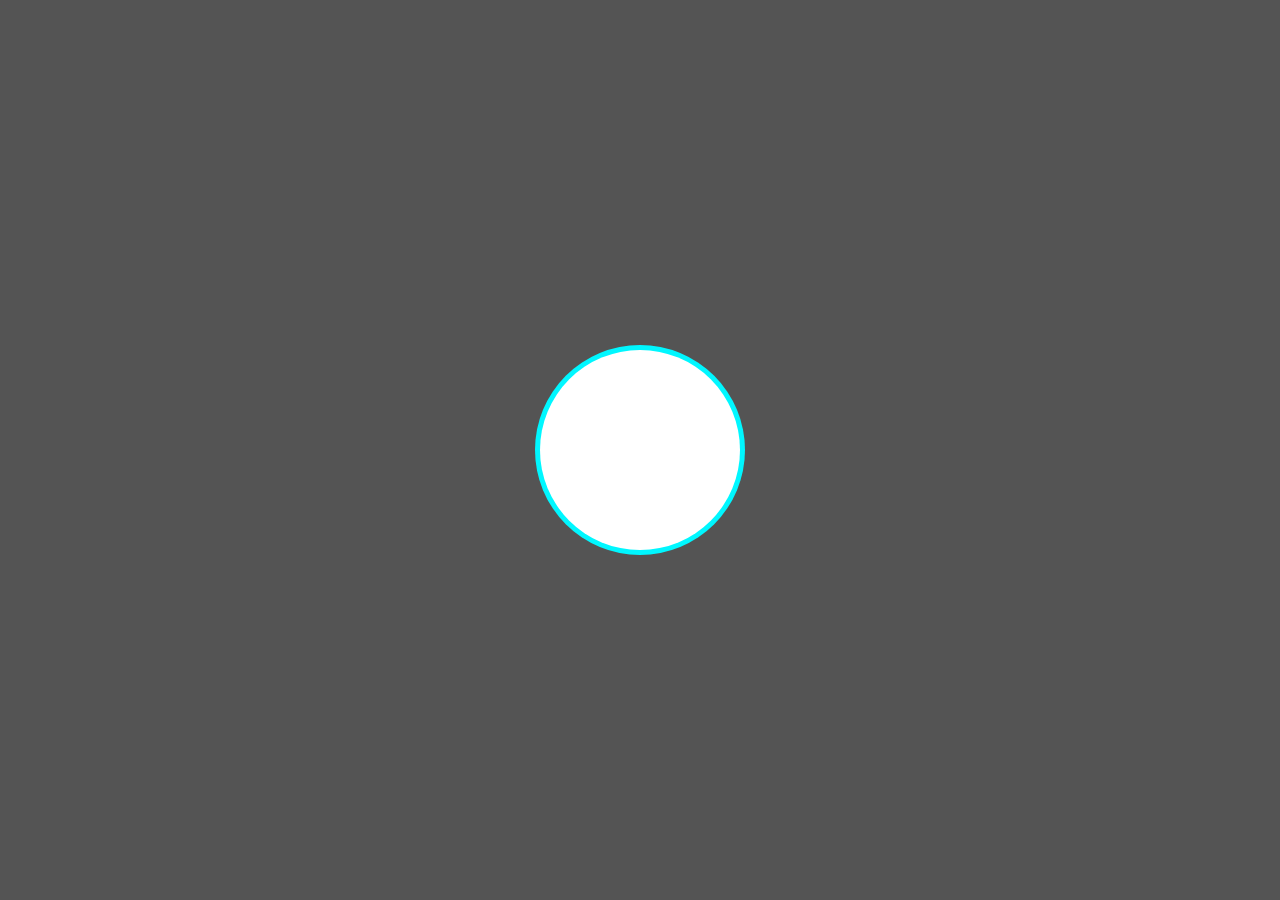
<file: index.html>
<!DOCTYPE html>
<html>
<head>
    <meta charset="UTF-8">
    <meta http-equiv="X-UA-Compatible" content="IE=edge">
    <meta name="viewport" content="width=device-width, initial-scale=1.0">
    <title>rafa the best</title>
    <link rel="shortcut icon" href="https://cdn.discordapp.com/attachments/899710526773420094/907041415211679814/imagem_2021-10-28_124527-removebg-preview.png" type="image/gif">
    <link rel="stylesheet" type="text/css" href="style.css">
</head>
<body>
    <div class="background">
        <div class="u1">
            <div class="center">
            <div class="card">
                <div class="circle"></div>
                <div class="content">
                    <div class="name">fafael</div>
                    <a style="cursor: pointer;" onclick="redirect()">about me</a>
                </div>
                <div class="avatar" style="background-image: url('https://cdn.discordapp.com/attachments/844182972215197709/913963005333602364/RqfhaS72_400x400.png');"></div>
            </div>
        </div>
        </div>
    </div>
</body>
<script>redirect = () => (window.location.href = "aboutme.html");</script>
</html>
</file>
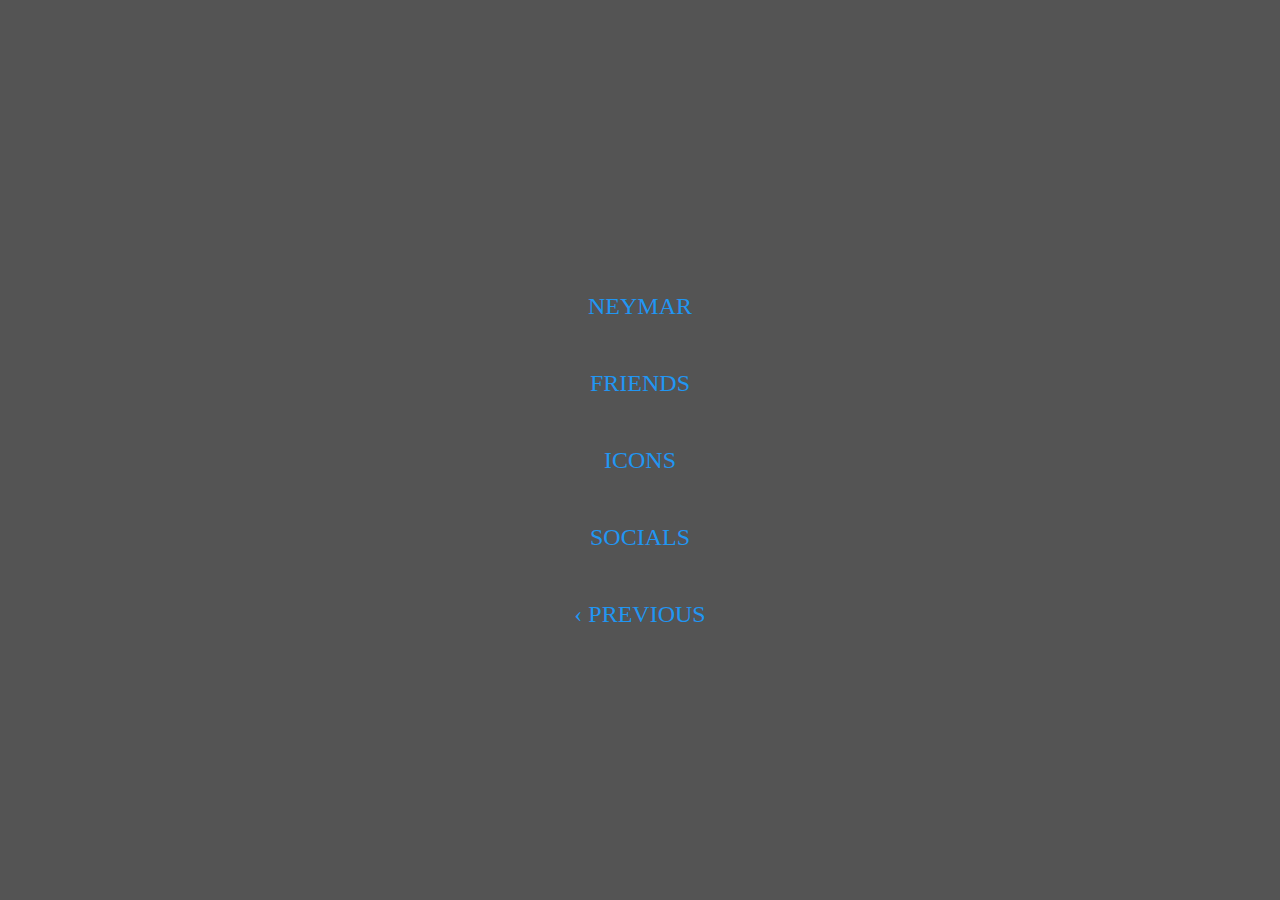
<file: aboutme.html>
<!DOCTYPE html>
<html>
<head>
    <meta charset="UTF-8">
    <meta http-equiv="X-UA-Compatible" content="IE=edge">
    <meta name="viewport" content="width=device-width, initial-scale=1.0">
    <title>about fafael</title>
    <link rel="shortcut icon" href="https://cdn.discordapp.com/attachments/899710526773420094/907041415211679814/imagem_2021-10-28_124527-removebg-preview.png" type="image/gif">
    <link rel="stylesheet" type="text/css" href="aboutme.css">
    <script type="text/javascript" src="aboutme.js"></script>
</head>
<body>
    <div class="background">
    <div class="u1">
    <div class="center">
        <div class="button" style="cursor: pointer" onclick="neymar()">neymar</div>
        <div class="button" style="cursor: pointer" onclick="friends()">friends</div>
        <div class="button" style="cursor: pointer" onclick="icons()">icons</div>
        <div class="button" style="cursor: pointer" onclick="socials()">socials</div>
        <div class="button" style="cursor: pointer" onclick="turnback()">&#8249; PREVIOUS</div>
    </div>
    </div>
    </div>
</body>
</html>
</file>
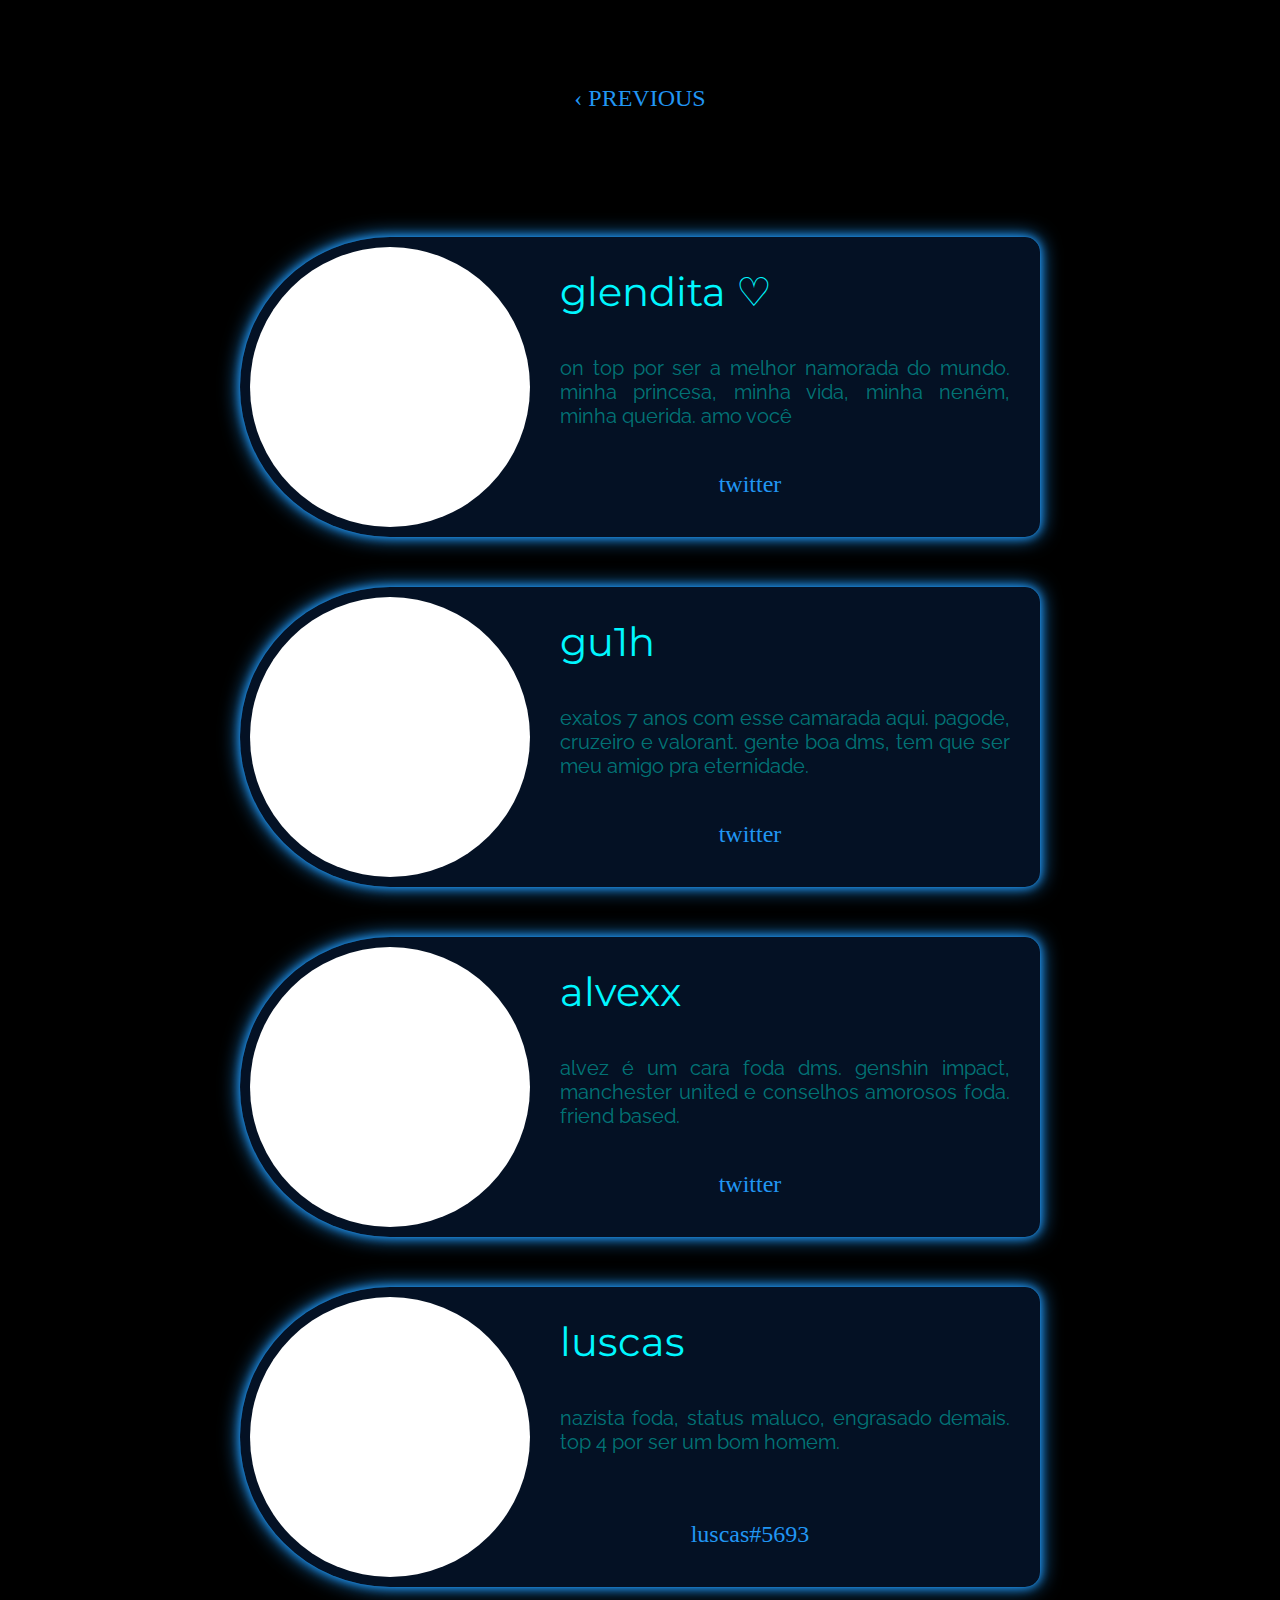
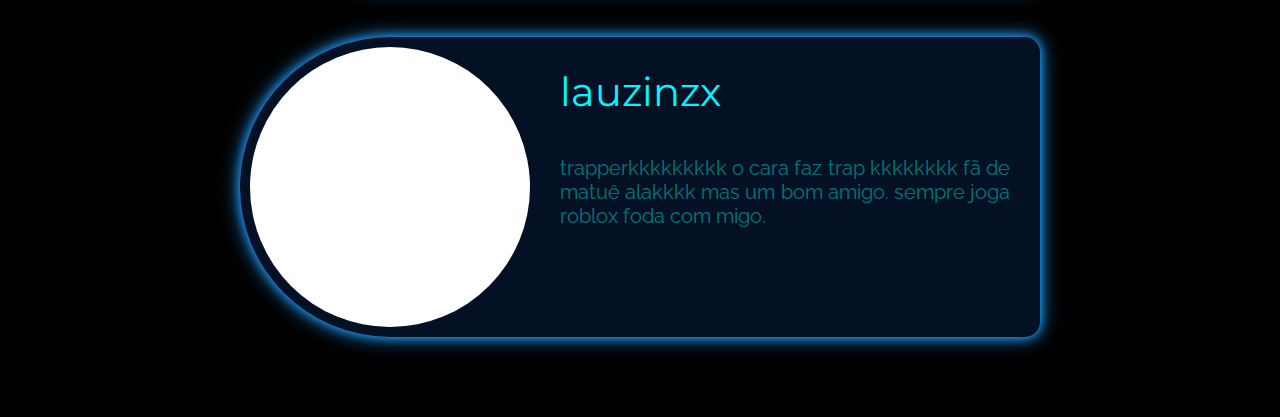
<file: friends.html>
<!DOCTYPE html>
<html>
<head>
    <meta charset="UTF-8">
    <meta http-equiv="X-UA-Compatible" content="IE=edge">
    <meta name="viewport" content="width=device-width, initial-scale=1.0">
    <title>fafael friends</title>
    <link rel="shortcut icon" href="https://cdn.discordapp.com/attachments/899710526773420094/907041415211679814/imagem_2021-10-28_124527-removebg-preview.png" type="image/gif">
    <link rel="stylesheet" type="text/css" href="friends.css">
    <script type="text/javascript" src="friends.js"></script>
</head>
<body>
    <div class="buttons">
        <div class="button" style="cursor: pointer" onclick="turnback()">&#8249; PREVIOUS</div>
    </div>
    <div class="conteiner">
        <div class="card">
            <div class="icon" style="background-image: url(https://cdn.discordapp.com/attachments/844182972215197709/913510045940064286/cf828c602e2621d8455d6e790863ef81.png);"></div>
            <div class="content">
                <div class="name">glendita ♡</div>
                <div class="text">on top por ser a melhor namorada do mundo. minha princesa, minha vida, minha neném, minha querida. amo você</div>
                <div class="redirect" style="cursor: pointer;" onclick="glendita()">twitter</div>
            </div>
        </div>
        <div class="card">
            <div class="icon" style="background-image: url(https://cdn.discordapp.com/attachments/844182972215197709/913509816721346620/862e99747d9079b100b43feeeed345c8.png);"></div>
            <div class="content">
                <div class="name">gu1h</div>
                <div class="text">exatos 7 anos com esse camarada aqui. pagode, cruzeiro e valorant. gente boa dms, tem que ser meu amigo pra eternidade.</div>
                <div class="redirect" style="cursor: pointer;" onclick="gu1h()">twitter</div>
            </div>
        </div>
        <div class="card">
            <div class="icon" style="background-image: url(https://cdn.discordapp.com/attachments/844182972215197709/913508721051721828/d006bad682d8e7e4112c6bcecfda3ca8.png);"></div>
            <div class="content">
                <div class="name">alvexx</div>
                <div class="text">alvez é um cara foda dms. genshin impact, manchester united e conselhos amorosos foda. friend based.</div>
                <div class="redirect" style="cursor: pointer;" onclick="alvexx()">twitter</div>
            </div>
        </div>
        <div class="card">
            <div class="icon" style="background-image: url(https://cdn.discordapp.com/attachments/844182972215197709/913509956844666910/c40ddffbb68ea0c8fe7b8b880d606df0.png);"></div>
            <div class="content">
                <div class="name">luscas</div>
                <div class="text">nazista foda, status maluco, engrasado demais. top 4 por ser um bom homem.</div>
                <div class="redirect">luscas#5693</div>
            </div>
        </div>
        <div class="card">
            <div class="icon" style="background-image: url(https://cdn.discordapp.com/attachments/844182972215197709/913509374595596330/1fd18ee41e27d88d97f4283dc26ac95b.png);"></div>
            <div class="content">
                <div class="name">lauzinzx</div>
                <div class="text">trapperkkkkkkkkk o cara faz trap kkkkkkkk fã de matuê alakkkk mas um bom amigo. sempre joga roblox foda com migo.</div>
            </div>
        </div>

    </div>
</body>
</html>
</file>
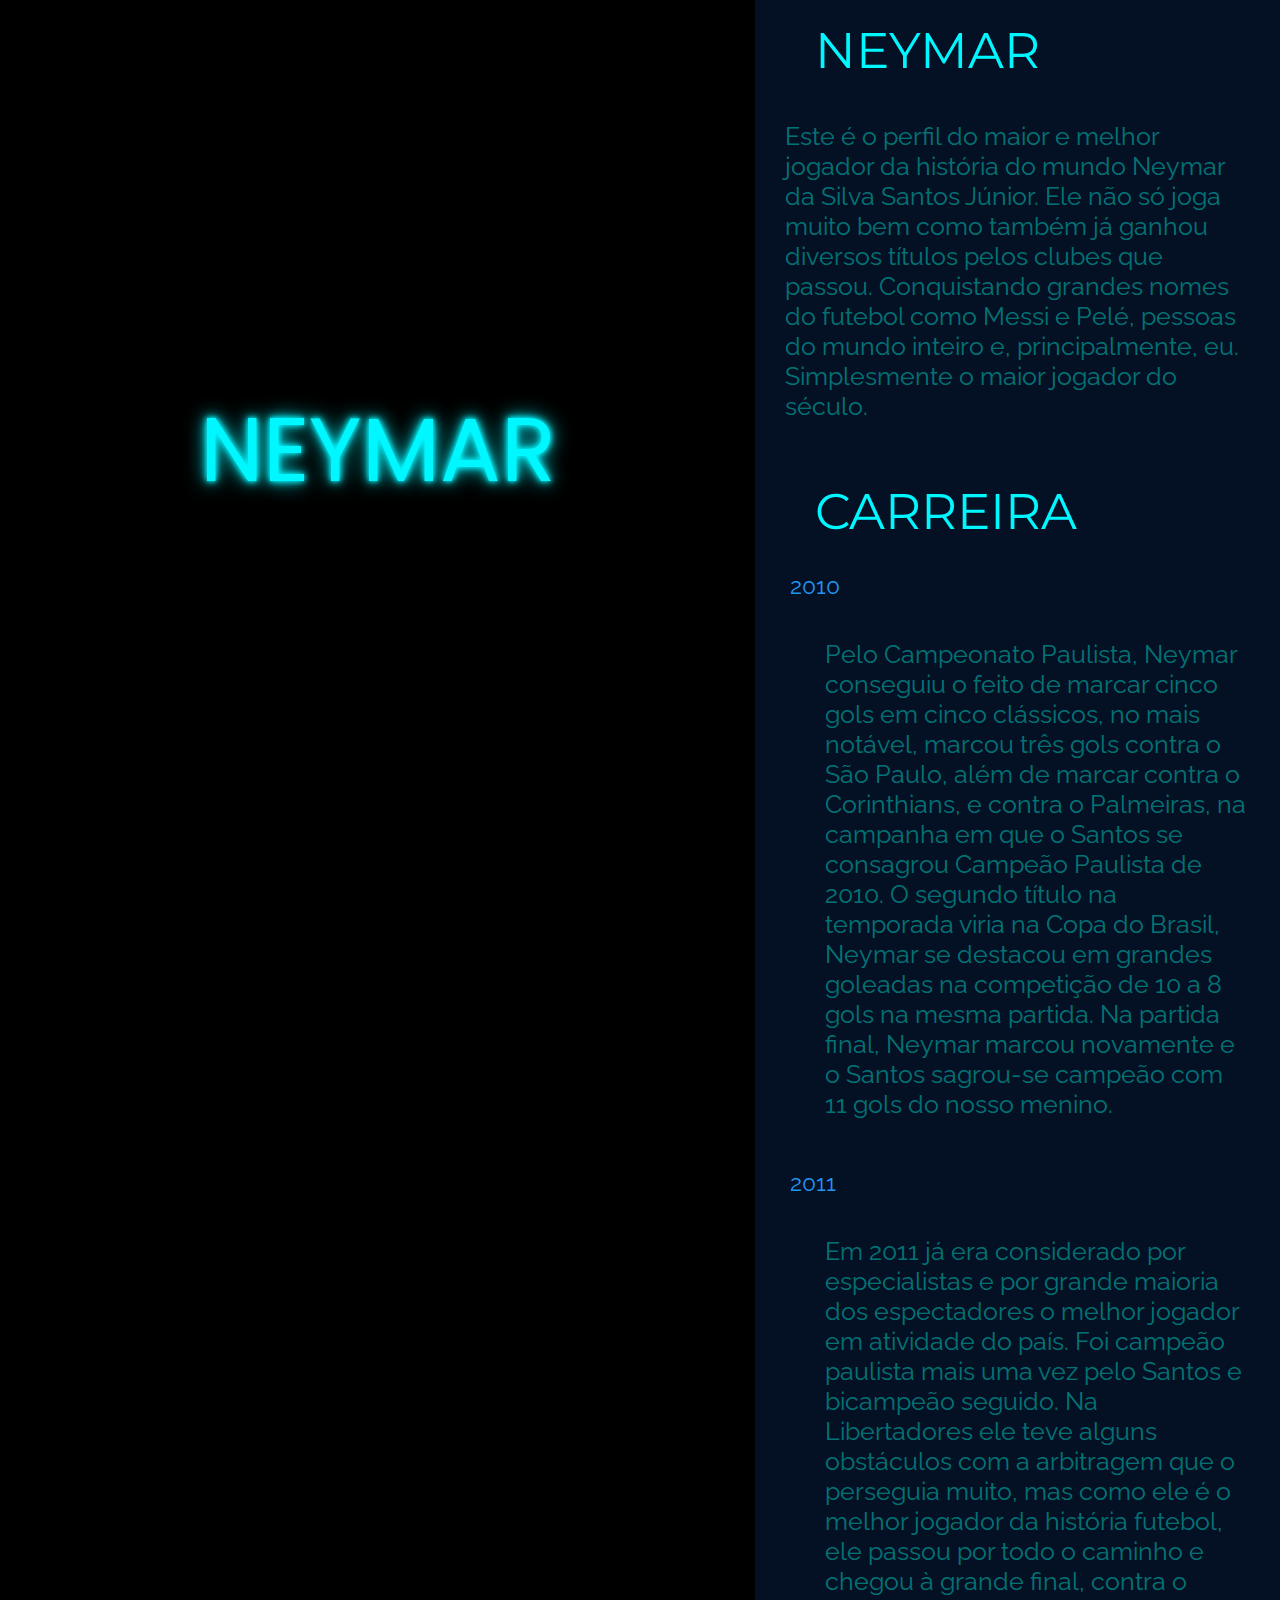
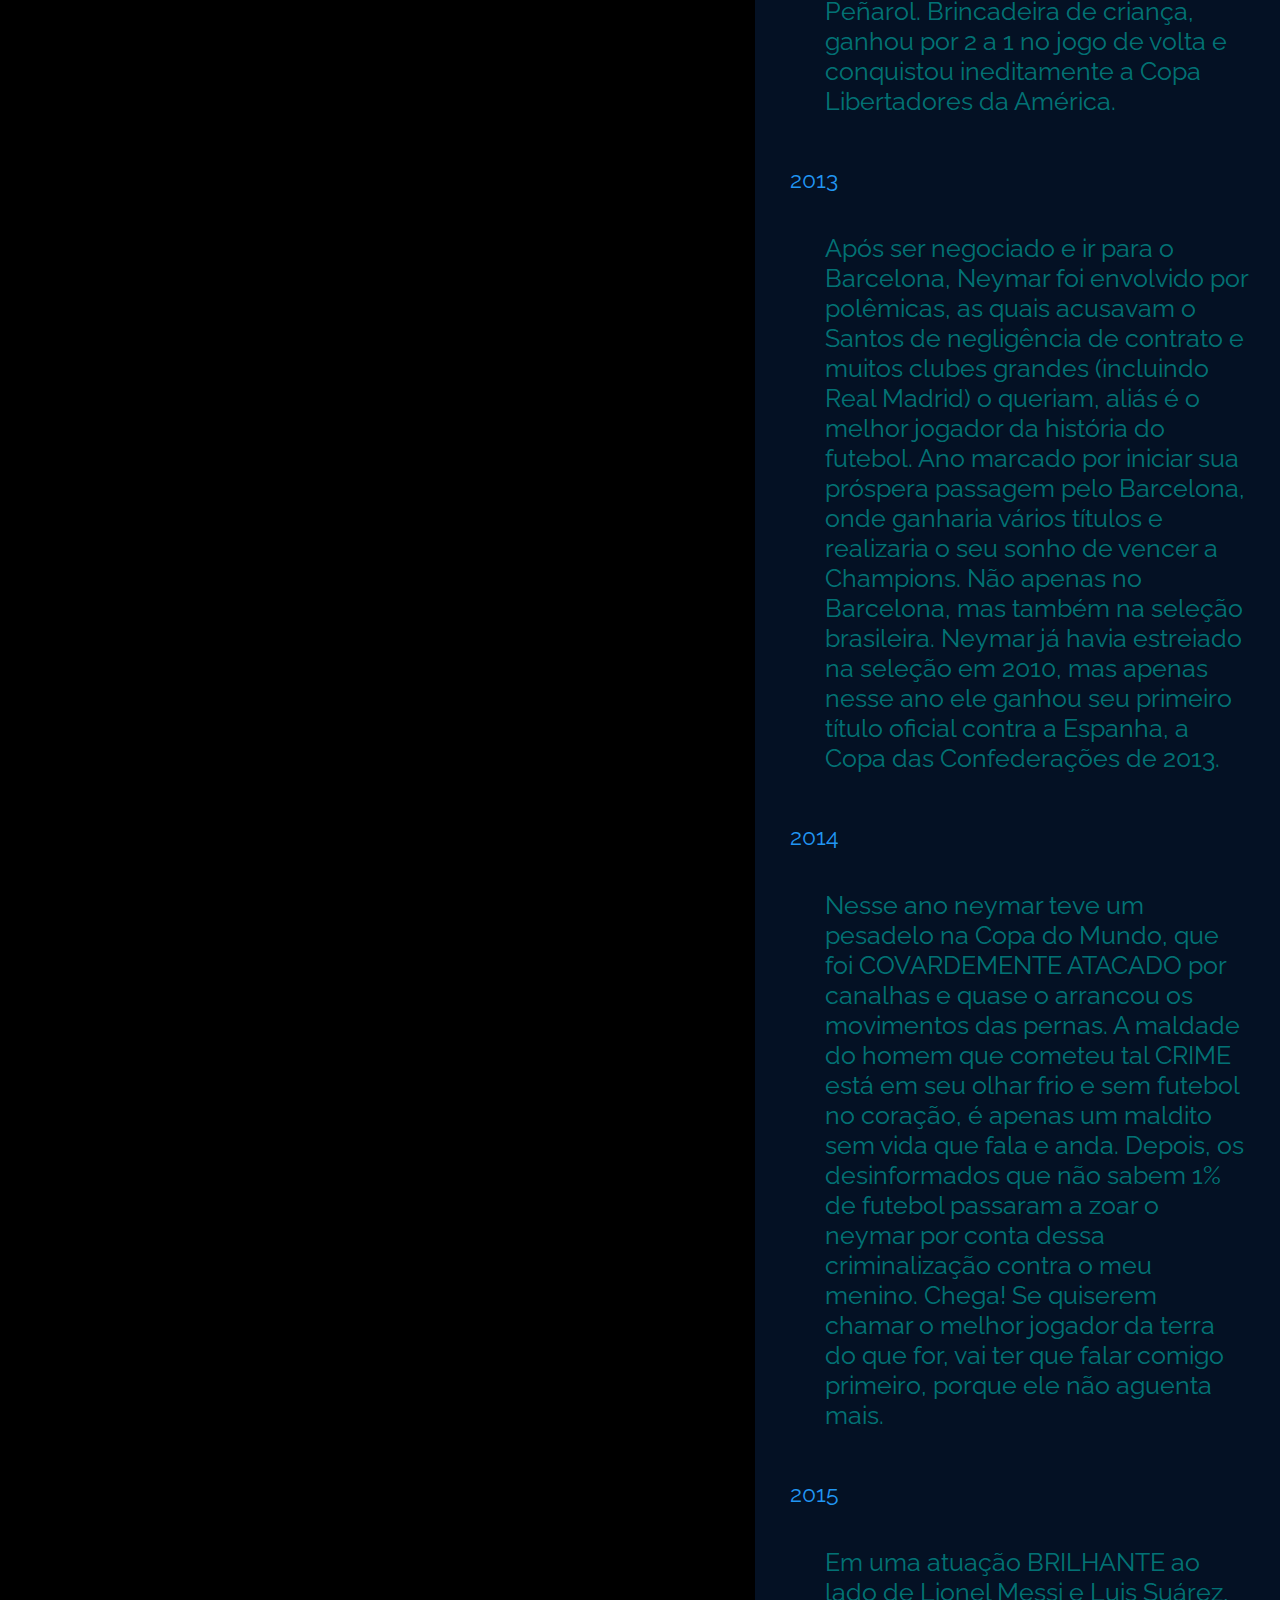
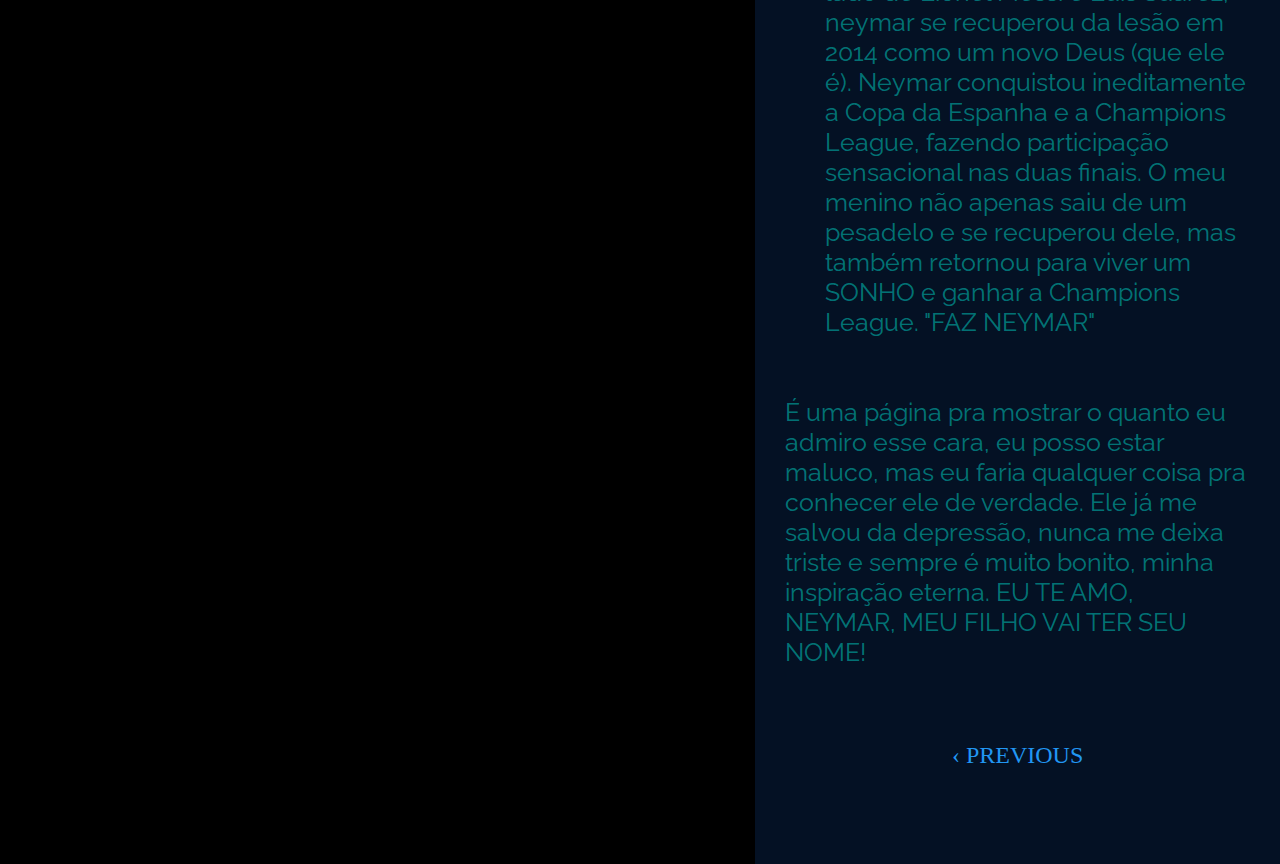
<file: neymar.html>
<!DOCTYPE html>
<html>
<head>
    <meta charset="UTF-8">
    <meta http-equiv="X-UA-Compatible" content="IE=edge">
    <meta name="viewport" content="width=device-width, initial-scale=1.0">
    <title>neymar</title>
    <link rel="shortcut icon" href="https://cdn.discordapp.com/attachments/899710526773420094/907041415211679814/imagem_2021-10-28_124527-removebg-preview.png" type="image/gif">
    <link rel="stylesheet" type="text/css" href="neymar.css">
</head>
<body>
    <div class="background"><div class="shadow">
        <div class="name">neymar</div>
    </div></div>
    <div class="container">
        <div class="title">neymar</div>
        <div class="content">Este é o perfil do maior e melhor jogador da história do mundo Neymar da Silva Santos Júnior. Ele não só joga muito bem como também já ganhou diversos títulos pelos clubes que passou. Conquistando grandes nomes do futebol como Messi e Pelé, pessoas do mundo inteiro e, principalmente, eu. Simplesmente o maior jogador do século.</div>
        <div class="title">carreira</div>
        <div class="year">2010</div>
        <div class="text">Pelo Campeonato Paulista, Neymar conseguiu o feito de marcar cinco gols em cinco clássicos, no mais notável, marcou três gols contra o São Paulo, além de marcar contra o Corinthians, e contra o Palmeiras, na campanha em que o Santos se consagrou Campeão Paulista de 2010. O segundo título na temporada viria na Copa do Brasil, Neymar se destacou em grandes goleadas na competição de 10 a 8 gols na mesma partida. Na partida final, Neymar marcou novamente e o Santos sagrou-se campeão com 11 gols do nosso menino.</div>
        <div class="year">2011</div>
        <div class="text">Em 2011 já era considerado por especialistas e por grande maioria dos espectadores o melhor jogador em atividade do país. Foi campeão paulista mais uma vez pelo Santos e bicampeão seguido. Na Libertadores ele teve alguns obstáculos com a arbitragem que o perseguia muito, mas como ele é o melhor jogador da história futebol, ele passou por todo o caminho e chegou à grande final, contra o Peñarol. Brincadeira de criança, ganhou por 2 a 1 no jogo de volta e conquistou ineditamente a Copa Libertadores da América.</div>
        <div class="year">2013</div>
        <div class="text">Após ser negociado e ir para o Barcelona, Neymar foi envolvido por polêmicas, as quais acusavam o Santos de negligência de contrato e muitos clubes grandes (incluindo Real Madrid) o queriam, aliás é o melhor jogador da história do futebol. Ano marcado por iniciar sua próspera passagem pelo Barcelona, onde ganharia vários títulos e realizaria o seu sonho de vencer a Champions. Não apenas no Barcelona, mas também na seleção brasileira. Neymar já havia estreiado na seleção em 2010, mas apenas nesse ano ele ganhou seu primeiro título oficial contra a Espanha, a Copa das Confederações de 2013.</div>
        <div class="year">2014</div>
        <div class="text">Nesse ano neymar teve um pesadelo na Copa do Mundo, que foi COVARDEMENTE ATACADO por canalhas e quase o arrancou os movimentos das pernas. A maldade do homem que cometeu tal CRIME está em seu olhar frio e sem futebol no coração, é apenas um maldito sem vida que fala e anda. Depois, os desinformados que não sabem 1% de futebol passaram a zoar o neymar por conta dessa criminalização contra o meu menino. Chega! Se quiserem chamar o melhor jogador da terra do que for, vai ter que falar comigo primeiro, porque ele não aguenta mais.</div>
        <div class="year">2015</div>
        <div class="text">Em uma atuação BRILHANTE ao lado de Lionel Messi e Luis Suárez, neymar se recuperou da lesão em 2014 como um novo Deus (que ele é). Neymar conquistou ineditamente a Copa da Espanha e a Champions League, fazendo participação sensacional nas duas finais. O meu menino não apenas saiu de um pesadelo e se recuperou dele, mas também retornou para viver um SONHO e ganhar a Champions League. "FAZ NEYMAR"</div>
        <div class="content">É uma página pra mostrar o quanto eu admiro esse cara, eu posso estar maluco, mas eu faria qualquer coisa pra conhecer ele de verdade. Ele já me salvou da depressão, nunca me deixa triste e sempre é muito bonito, minha inspiração eterna. EU TE AMO, NEYMAR, MEU FILHO VAI TER SEU NOME!</div>
        <div class="buttons"><div class="button" style="cursor: pointer" onclick="turnback()">&#8249; previous</div></div>
    </div>
    <script>const turnback = () => (window.location.href = "aboutme.html")</script>
</body>
</html>
</file>
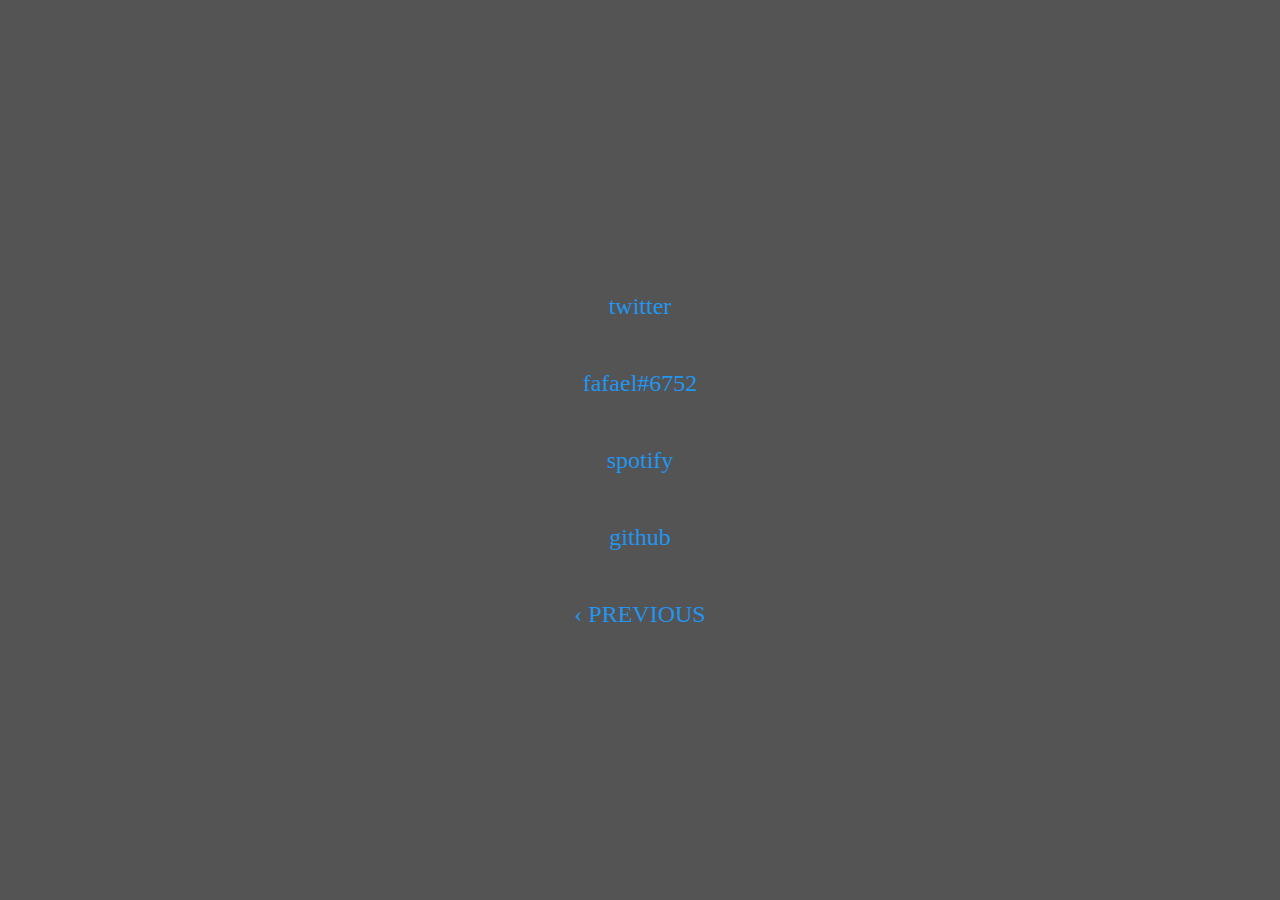
<file: socials.html>
<!DOCTYPE html>
<html>
<head>
    <meta charset="UTF-8">
    <meta http-equiv="X-UA-Compatible" content="IE=edge">
    <meta name="viewport" content="width=device-width, initial-scale=1.0">
    <title>fafael socials</title>
    <link rel="shortcut icon" href="C:\Users\RafaelFK\Documents\VSCode\Test\site\imagem_2021-10-28_124527-removebg-preview.png" type="image/gif">
    <link rel="stylesheet" type="text/css" href="socials.css">
    <script type="text/javascript" src="socials.js"></script>
</head>
<body>
    <div class="background">
    <div class="u1">
    <div class="center">
        <div class="button" style="cursor: pointer" onclick="twitter()">twitter</div>
        <div class="button">fafael#6752</div>
        <div class="button" style="cursor: pointer" onclick="spotify()">spotify</div>
        <div class="button" style="cursor: pointer" onclick="github()">github</div>
        <div class="button" style="cursor: pointer" onclick="turnback()">&#8249; PREVIOUS</div>
    </div>
    </div>
    </div>
</body>
</html>
</file>
<file: style.css>
@import url('https://fonts.googleapis.com/css2?family=Montserrat:wght@100&display=swap');

* {
    margin: 0;
    padding: 0;
    box-sizing: border-box;
    font-family: 'Montserrat', sans-serif;
}
body
{
    background: url("https://cdn.discordapp.com/attachments/844182972215197709/907024994553430057/849790.gif") no-repeat;
    background-position-x: center;
}
.background
{
    position: relative;
    height: 100vh;
    justify-content: center;
    align-items: center;
}
.u1
{
    position: relative;
    display: flex;
    height: 100vh;
    background-color: rgba(0, 0, 0, 0.671);
    justify-content: center;
    align-items: center;
}
.center
{
    position: relative;
    display: flex;
    justify-content: center;
    align-items: center;
    min-height: 100vh;
}
.card
{
    position: relative;
    width: 600px;
    height: 350px;
    border-radius: 20px;
    display: flex;
    align-items: center;
    transition: 0.5s;
}
.card .circle
{
    position: absolute;
    top: 0;
    left: 0;
    width: 100%;
    height: 100%;
    border-radius: 20px;
    overflow: hidden;
}
.card .circle::before
{
    content: '';
    position: absolute;
    top: 0;
    left: 0;
    width: 100%;
    height: 100%;
    background: #00f7ff;
    clip-path: circle(105px at center);
    transition: 0.5s;
}
.card:hover .circle:before
{
    clip-path: circle(400px at center);
    background: #041124;
}
.avatar
{
    width: 200px;
    height: 200px;
    background: #fff;
    border-radius: 200px;
    background-size: 100%;
}
.card .avatar
{
    position: absolute;
    top: 50%;
    left: 50%;
    transform: translate(-50%, -50%);
    height: 200px;
    pointer-events: none;
    transition: 0.5s;
}
.card:hover .avatar
{
    left: 0;
    height: 300px;
    width: 300px;
}
.card .content
{
    position: relative;
    width: 50%;
    left: 30%;
    padding: 20px 20px 20px 40px;
    transition: 0.5s;
    opacity: 0;
    visibility: hidden;
    align-items: center;
    justify-content: center;
}
.card:hover .content
{
    left: 35%;
    opacity: 1;
    visibility: visible;
    align-items: center;
    justify-content: center;
}
.card .content .name
{
    font-size: 80px;
    color: #00f7ff;
    margin-bottom: 20px;
    text-shadow: 0px 0px 20px #00051f;
}
.card .content a
{
    position: relative;
    display: inline-block;
    padding: 15px 30px;
    border-radius: 5px;
    font-family: consolas;
    color: #2196f3;
    text-transform: uppercase;
    text-decoration: none;
    font-size: 24px;
    overflow: hidden;
    transition: 0.5s;
}
.card .content a:hover
{
    color: #255784;
    background: #2196f3;
    box-shadow: 0 0 10px #2196f3, 0 0 40px #2196f3, 0 0 80px #2196f3;
}
</file>
<file: aboutme.css>
@import url('https://fonts.googleapis.com/css2?family=Montserrat:wght@100&display=swap');

* {
    margin: 0;
    padding: 0;
    box-sizing: border-box;
    font-family: 'Montserrat', sans-serif;
}
body
{
    background: url("https://cdn.discordapp.com/attachments/844182972215197709/907024994553430057/849790.gif") no-repeat;
    background-position-x: center;
}
.background
{
    position: relative;
    height: 100vh;
    justify-content: center;
    align-items: center;
}
.u1
{
    position: relataive;
    display: flex;
    height: 100vh;
    background-color: rgba(0, 0, 0, 0.671);
    justify-content: center;
    align-items: center;
}
.center
{
    position: relative;
    display: flex;
    flex-direction: column;
    justify-content: center;
    align-items: center;
    min-height: 100vh;
}
.button
{
    position: relative;
    display: inline-block;
    padding: 15px 30px;
    width: 200px;
    margin-top: 20px;
    border-radius: 5px;
    font-family: consolas;
    color: #2196f3;
    text-align: center;
    text-transform: uppercase;
    text-decoration: none;
    font-size: 24px;
    overflow: hidden;
    transition: 0.5s;
}
.button:hover
{
    color: #255784;
    background: #2196f3;
    box-shadow: 0 0 10px #2196f3, 0 0 40px #2196f3, 0 0 80px #2196f3;
}
</file>
<file: friends.css>
@import url('https://fonts.googleapis.com/css2?family=Montserrat:wght@100&family=Raleway:wght@300&display=swap');

* {
    margin: 0;
    box-sizing: border-box;
    font-family: 'Montserrat', sans-serif;
}
body
{
    background: #000;
    background-position-x: center;
    justify-content: center;
}
.buttons
{
    display: flex;
    justify-content: center;
    margin-top: 70px;
    margin-bottom: 60px;
}
.button
{
    position: relative;
    display: inline-block;
    padding: 15px 30px;
    width: 200px;
    border-radius: 5px;
    font-family: consolas;
    color: #2196f3;
    text-align: center;
    text-decoration: none;
    font-size: 24px;
    overflow: hidden;
    transition: 0.5s;
}
.button:hover
{
    color: #255784;
    background: #2196f3;
    box-shadow: 0 0 10px #2196f3, 0 0 40px #2196f3, 0 0 80px #2196f3;
}
.conteiner
{
    display: flex;
    flex-direction: column;
    align-items: center;
    justify-content: center;
    margin-bottom: 80px;
}
.card
{
    position: relative;
    display: flex;
    margin-top: 50px;
    background: #041124;
    height: 300px;
    width: 800px;
    box-shadow: 0 0 1px #2196f3, 0 0 10px #2196f3, 0 0 20px #2196f3;
    border-radius: 30px;
    border-top-left-radius: 300px;
    border-bottom-left-radius: 300px;
}
.card .icon
{
    position: relative;
    display: flex;
    width: 280px;
    height: 280px;
    top: 10px;
    left: 10px;
    background: #fff;
    border-radius: 200px;
    background-size: 100%;
}
.content
{
    width: 510px;
    left: 300px;
    padding: 20px 20px 20px 40px;
    align-items: center;
    justify-content: center;
}
.name
{
    position: relative;
    color: #00f7ff;
    font-size: 40px;
    margin-top: 10px;
    margin-bottom: 40px;
}
.text
{
    position: relative;
    color: rgba(0, 255, 234, 0.432);
    font-size: 20px;
    font-family: 'Raleway', sans-serif;
    text-align: justify;
    min-height: 80px;
}
.redirect
{
    position: relative;
    display: inline-block;
    padding: 15px 30px;
    width: 200px;
    border-radius: 5px;
    margin-top: 20px;
    left: 20%;
    font-family: consolas;
    color: #2196f3;
    text-align: center;
    text-decoration: none;
    font-size: 24px;
    overflow: hidden;
    transition: 0.5s;
}
.redirect:hover
{
    color: #255784;
    background: #2196f3;
    box-shadow: 0 0 10px #2196f3, 0 0 40px #2196f3, 0 0 80px #2196f3;
}
</file>
<file: neymar.css>
@import url('https://fonts.googleapis.com/css2?family=Montserrat:wght@100&family=Poppins:wght@100&family=Raleway:wght@300&display=swap');

* {
    margin: 0;
    box-sizing: border-box;
    font-family: 'Raleway', sans-serif;
    color: #00f7ff;
}
body
{
    background: #000;
    -ms-overflow-style: none;
    scrollbar-width: none;
}
body::-webkit-scrollbar
{
    display: none;
}
.background
{
    position: fixed;
    height: 100vh;
    width: 59%;
    background: url("https://pbs.twimg.com/media/E0k6whDWUAUgGyw.jpg");
    background-size: 100%;
    background-position: center;
}
.shadow
{
    display: flex;
    background: rgba(0, 0, 0, 0.767);
    height: 100%;
    width: 100%;
    justify-content: center;
    align-items: center;
    transition: 0.5s;
}
.shadow:hover
{
    background: rgba(0, 0, 0, 0.911);
}
.name
{
    position: relative;
    font-family: 'Poppins', sans-serif;
    font-size: 50px;
    color: #00f7ff;
    text-shadow: 0 0 5px #00f7ff, 0 0 10px #00f7ff, 0 0 20px #00f7ff;
    text-transform: uppercase;
    transition: 0.5s;
}
.shadow:hover .name
{
    font-size: 90px;
}
.container
{
    position: relative;
    background: #041124;
    left: 59%;
    width: 41%;
    background-size: 100%;
    background-position: 100%;
}
.buttons
{
    display: flex;
    justify-content: center;
}
.button
{
    position: relative;
    display: inline-block;
    padding: 15px 30px;
    width: 200px;
    margin-top: 20px;
    margin-bottom: 80px;
    border-radius: 5px;
    font-family: consolas;
    color: #2196f3;
    text-align: center;
    text-transform: uppercase;
    text-decoration: none;
    font-size: 24px;
    overflow: hidden;
    transition: 0.5s;
}
.button:hover
{
    color: #255784;
    background: #2196f3;
    box-shadow: 0 0 10px #2196f3, 0 0 40px #2196f3, 0 0 80px #2196f3;
}
.title
{
    font-family: 'Montserrat', sans-serif;
    color: #00f7ff;
    font-size: 50px;
    text-transform: uppercase;
    padding-top: 20px;
    padding-left: 60px;
}
.content
{
    padding: 40px 30px 40px 30px;
    color: rgba(0, 255, 234, 0.432);
    font-size: 25px;
}
.year
{
    margin-top: 30px;
    margin-left: 35px;
    color: #2196f3;
    font-size: 23px;
}
.text
{
    padding: 40px 30px 20px 30px;
    margin-left: 40px;
    color: rgba(0, 255, 234, 0.432);
    font-size: 25px;
}
</file>
<file: socials.css>
@import url('https://fonts.googleapis.com/css2?family=Montserrat:wght@100&display=swap');

* {
    margin: 0;
    padding: 0;
    box-sizing: border-box;
    font-family: 'Montserrat', sans-serif;
}
body
{
    background: url("https://cdn.discordapp.com/attachments/844182972215197709/907024994553430057/849790.gif") no-repeat;
    background-position-x: center;
}
.background
{
    position: relative;
    height: 100vh;
    justify-content: center;
    align-items: center;
}
.u1
{
    position: relative;
    display: flex;
    height: 100vh;
    background-color: rgba(0, 0, 0, 0.671);
    justify-content: center;
    align-items: center;
}
.center
{
    position: relative;
    display: flex;
    flex-direction: column;
    justify-content: center;
    align-items: center;
    min-height: 100vh;
}
.button
{
    position: relative;
    display: inline-block;
    padding: 15px 30px;
    width: 200px;
    margin-top: 20px;
    border-radius: 5px;
    font-family: consolas;
    color: #2196f3;
    text-align: center;
    text-decoration: none;
    font-size: 24px;
    overflow: hidden;
    transition: 0.5s;
}
.button:hover
{
    color: #255784;
    background: #2196f3;
    box-shadow: 0 0 10px #2196f3, 0 0 40px #2196f3, 0 0 80px #2196f3;
}
</file>
